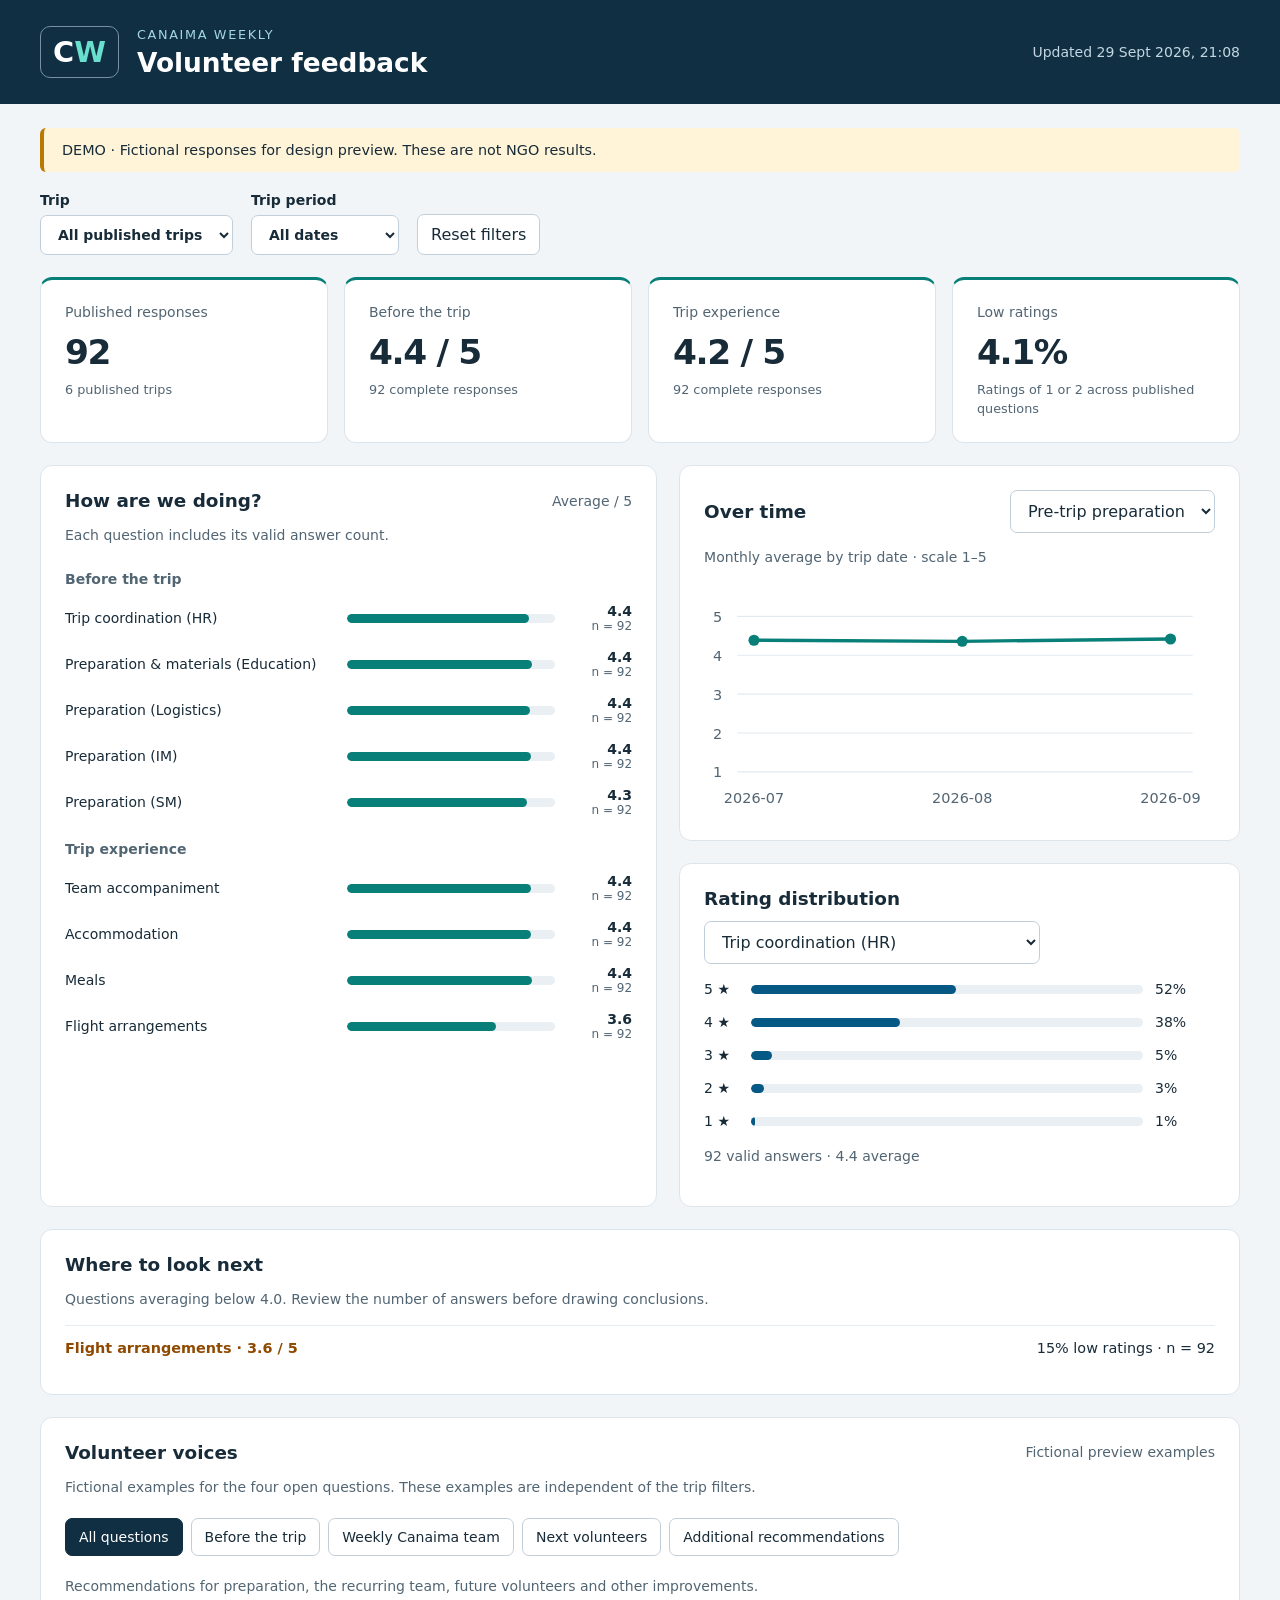
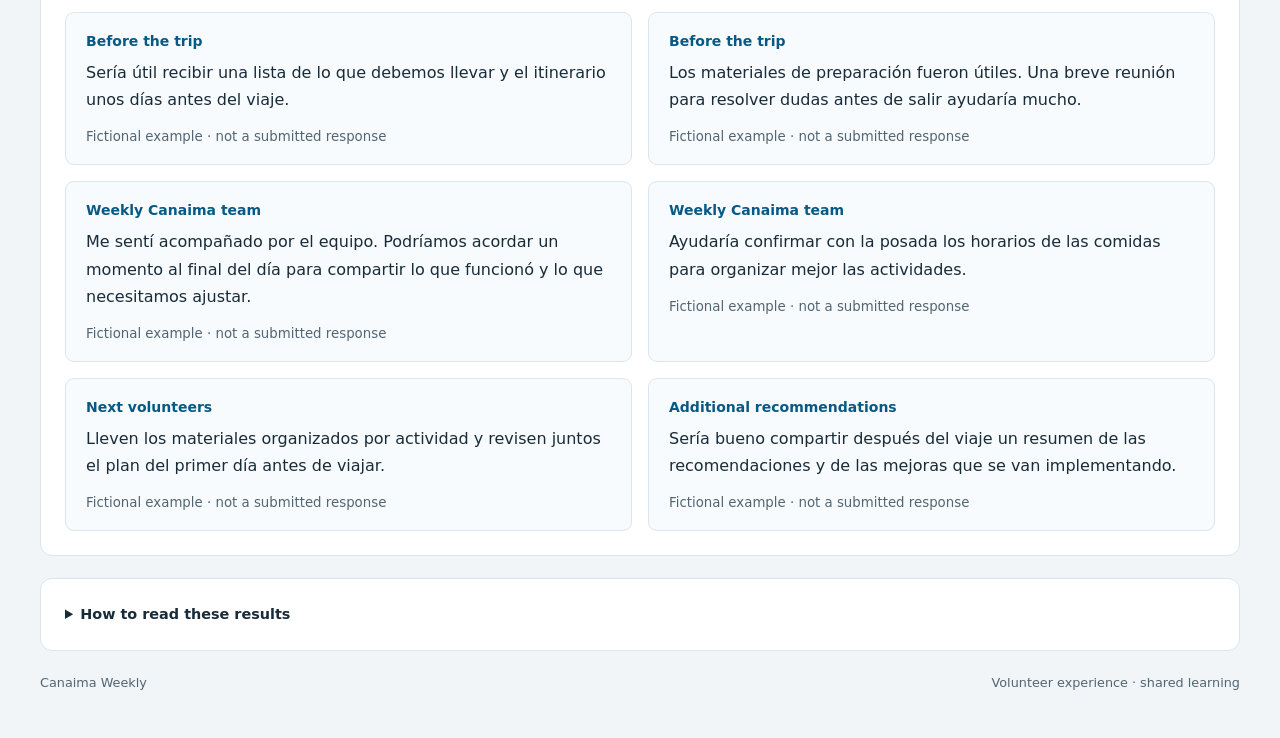
<file: preview/index.html>
<!doctype html>
<html lang="en"><head><meta charset="utf-8"><meta name="viewport" content="width=device-width,initial-scale=1"><meta name="color-scheme" content="light"><title>Canaima Weekly · Volunteer feedback</title><link rel="stylesheet" href="style.css"><script src="dashboard.js" defer></script></head>
<body><header><div class="brand">C<span>W</span></div><div><p class="eyebrow">CANAIMA WEEKLY</p><h1>Volunteer feedback</h1></div><p id="updated">Loading…</p></header>
<main><div id="notice" role="status"></div><section class="filters" aria-label="Filters"><label>Trip<select id="trip"><option value="">All published trips</option></select></label><label>Trip period<select id="period"><option value="all">All dates</option><option value="90">Last 90 days</option><option value="30">Last 30 days</option></select></label><button id="reset">Reset filters</button></section>
<section class="kpis" aria-label="Summary" aria-live="polite"><article><p>Published responses</p><strong id="responses">—</strong><small id="trips-count"></small></article><article><p>Before the trip</p><strong id="support">—</strong><small id="support-n"></small></article><article><p>Trip experience</p><strong id="experience">—</strong><small id="trip-n"></small></article><article><p>Low ratings</p><strong id="low">—</strong><small>Ratings of 1 or 2 across published questions</small></article></section>
<div class="columns"><section class="panel"><div class="section-head"><h2>How are we doing?</h2><span>Average / 5</span></div><p class="muted">Each question includes its valid answer count.</p><h3>Before the trip</h3><div id="support-bars"></div><h3>Trip experience</h3><div id="trip-bars"></div></section>
<div class="stack"><section class="panel"><div class="section-head"><h2>Over time</h2><label class="sr-only" for="trend-metric">Trend measure</label><select id="trend-metric"><option value="support">Pre-trip preparation</option><option value="trip">Trip experience</option></select></div><p class="muted">Monthly average by trip date · scale 1–5</p><div id="trend"></div></section><section class="panel"><div class="section-head"><h2>Rating distribution</h2><label class="sr-only" for="question">Question</label><select id="question"></select></div><div id="distribution"></div><p id="distribution-n" class="muted"></p></section></div></div>
<section class="panel attention"><h2>Where to look next</h2><p class="muted">Questions averaging below 4.0. Review the number of answers before drawing conclusions.</p><div id="attention"></div></section>
<section class="panel voices" id="voices-section" hidden><div class="section-head"><h2>Volunteer voices</h2><span id="comments-status">Volunteer recommendations</span></div><p class="muted" id="comments-description"></p><div class="comment-filters" role="group" aria-label="Comment category"><button type="button" data-category="all" aria-pressed="true">All questions</button><button type="button" data-category="pre_feedback" aria-pressed="false">Before the trip</button><button type="button" data-category="feedback" aria-pressed="false">Weekly Canaima team</button><button type="button" data-category="apoyo" aria-pressed="false">Next volunteers</button><button type="button" data-category="header_3" aria-pressed="false">Additional recommendations</button></div><p class="muted" id="comment-question"></p><div id="comments" class="comment-grid" aria-live="polite"></div></section>
<details class="panel"><summary>How to read these results</summary><p>Ratings range from 1 to 5. Question averages use valid answers only. Support and trip scores are calculated for respondents who answered every question in that category, then averaged with equal weight per respondent. Low ratings count individual answers, not volunteers.</p><p>Only trips with at least two responses are published. A question or category also needs two valid answers. Filters and trends use only published values, so some answers may be excluded. Dates refer to the trip, not submission time. The latest 30/90 days are measured from the update date.</p><p>Pre-trip questions cover travel coordination and preparation by Education, Logistics, IM and SM. Trip questions cover accompaniment, accommodation, meals and flight arrangements. Names and submission identifiers are excluded. Open answers are published as submitted and may contain identifying details. This website is publicly accessible and small-group suppression does not guarantee anonymity.</p></details>
<footer>Canaima Weekly <span>Volunteer experience · shared learning</span></footer></main></body></html>
</file>
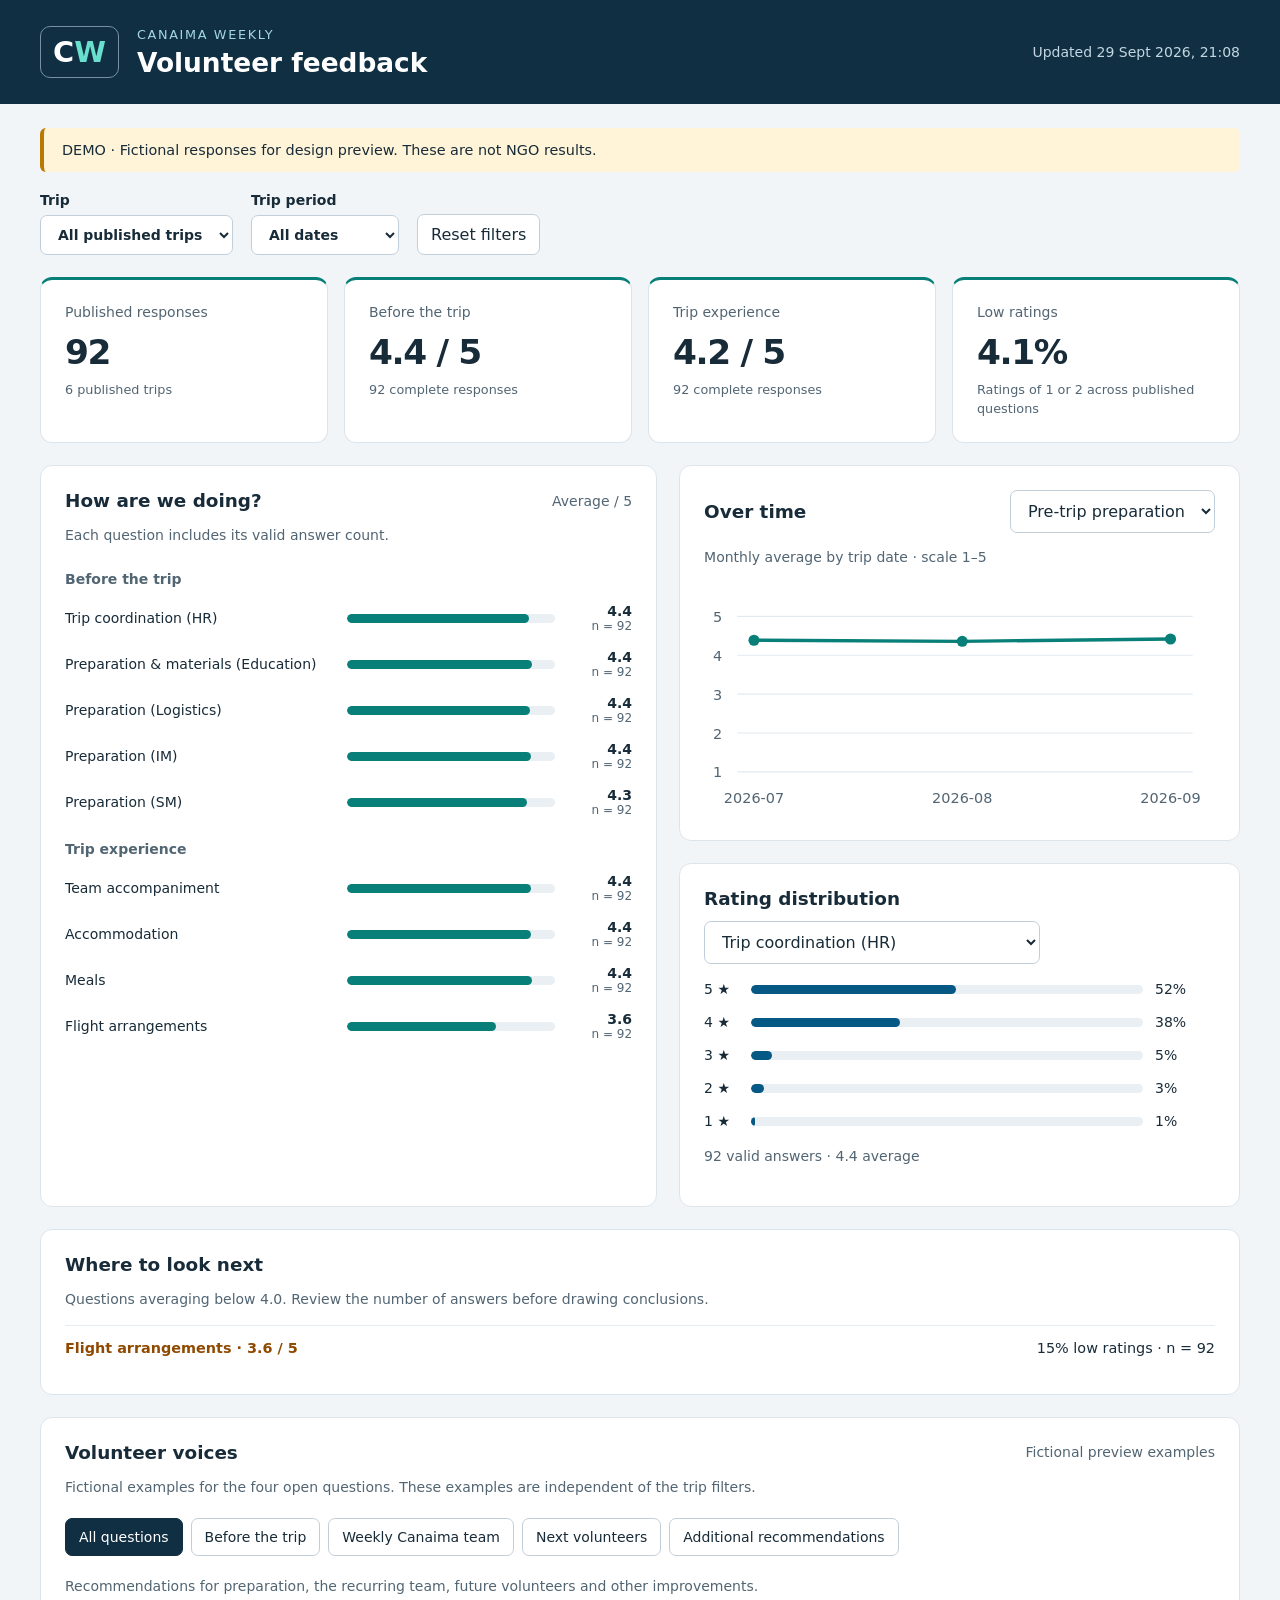
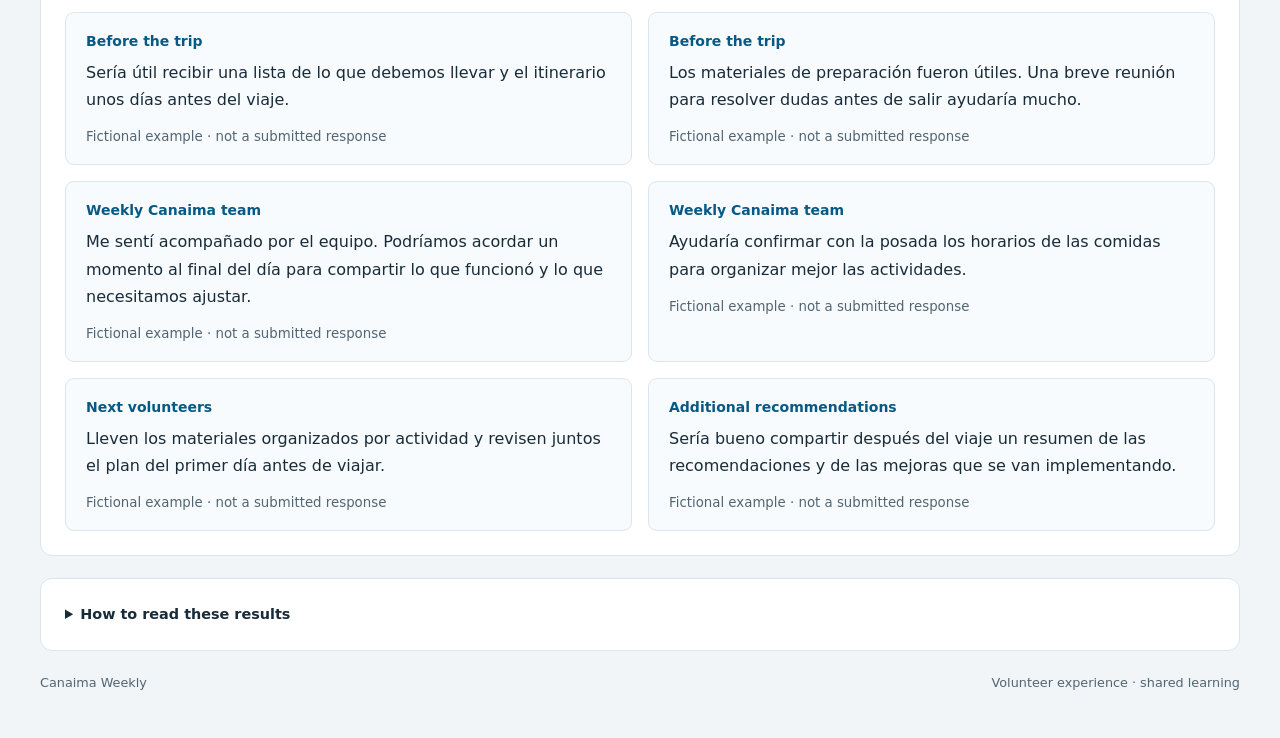
<file: preview/standalone-demo.html>
<!doctype html>
<html lang="en"><head><meta charset="utf-8"><meta name="viewport" content="width=device-width,initial-scale=1"><meta name="color-scheme" content="light"><title>Canaima Weekly · Volunteer feedback</title><style>:root{font-family:system-ui,-apple-system,Segoe UI,sans-serif;color:#182b38;background:#f1f5f8;font-size:16px;--blue:#075985;--teal:#087f78}*{box-sizing:border-box}body{margin:0}header{background:#102f43;color:white;display:flex;align-items:center;gap:18px;padding:26px max(24px,calc((100vw - 1200px)/2))}header #updated{margin-left:auto;font-size:.875rem;color:#c3d6e1;text-align:right}.brand{font-size:1.8rem;font-weight:800;border:1px solid #7691a0;padding:8px 12px;border-radius:10px}.brand span{color:#69dfce}.eyebrow{font-size:.8rem;letter-spacing:.13em;margin:0 0 5px;color:#a3d7e5}h1{font-size:1.65rem;margin:0;font-weight:650}main{max-width:1248px;padding:24px;margin:auto}#notice:not(:empty){padding:14px 18px;background:#fff4d8;border-left:4px solid #b87900;border-radius:6px;margin-bottom:20px;font-size:.9rem}.filters{display:flex;gap:18px;align-items:end;margin-bottom:22px;flex-wrap:wrap}label{display:grid;gap:7px;font-size:.875rem;font-weight:600}select,button{font:inherit;color:inherit;background:white;border:1px solid #c1cfda;border-radius:7px;padding:10px 13px;max-width:100%}button{cursor:pointer}button:hover{background:#e2eef4}select:focus-visible,button:focus-visible,summary:focus-visible{outline:3px solid #2b97cc;outline-offset:3px}.kpis{display:grid;grid-template-columns:repeat(4,1fr);gap:16px;margin-bottom:22px}.kpis article,.panel{background:white;border:1px solid #dce5eb;border-radius:12px;padding:24px}.kpis article{border-top:3px solid var(--teal)}.kpis p{font-size:.875rem;margin:0 0 12px;color:#526573}.kpis strong{font-size:2.15rem;font-weight:650;display:block;letter-spacing:-.04em}.kpis small{font-size:.8rem;display:block;color:#526573;line-height:1.5;margin-top:8px}.columns{display:grid;grid-template-columns:1.1fr 1fr;gap:22px;margin-bottom:22px}.stack{display:grid;gap:22px}.section-head{display:flex;gap:12px;justify-content:space-between;align-items:center;flex-wrap:wrap}.section-head span{font-size:.875rem;color:#526573}h2{font-size:1.15rem;margin:0}h3{font-size:.875rem;color:#526573;margin:24px 0 14px}.muted{font-size:.875rem;color:#526573;line-height:1.55}.rating-row{display:grid;grid-template-columns:130px 1fr 75px;gap:12px;align-items:center;margin:16px 0;font-size:.875rem}.track{height:9px;border-radius:9px;background:#e9eff3;overflow:hidden}.fill{height:100%;background:var(--teal);border-radius:9px}.rating-value{text-align:right;font-weight:650}.rating-value small{font-weight:400;font-size:.75rem;color:#526573;display:block}.dist-row{display:grid;grid-template-columns:35px 1fr 60px;gap:12px;align-items:center;font-size:.875rem;margin:17px 0}.dist-row .fill{background:var(--blue)}#trend svg{width:100%;height:auto;display:block}#trend text{fill:#526573;font-size:13px}.attention{margin-bottom:22px}.attention-item{padding:14px 0;border-top:1px solid #e5edf2;display:flex;justify-content:space-between;gap:16px;font-size:.9rem}.attention-item strong{color:#8f4900}details{font-size:.9rem;line-height:1.6}summary{cursor:pointer;font-weight:600}footer{display:flex;justify-content:space-between;color:#526573;font-size:.8rem;padding:24px 0}.sr-only{position:absolute;width:1px;height:1px;padding:0;overflow:hidden;clip:rect(0,0,0,0)}@media(max-width:850px){.kpis{grid-template-columns:repeat(2,1fr)}.columns{grid-template-columns:1fr}header{padding:22px}header #updated{max-width:150px}}@media(max-width:480px){header{flex-wrap:wrap}header #updated{margin:0;max-width:none;text-align:left}main{padding:16px}.kpis{gap:10px}.kpis article,.panel{padding:18px}.kpis strong{font-size:1.8rem}.rating-row{grid-template-columns:105px 1fr 62px;gap:8px}footer{display:block}footer span{display:block;margin-top:8px}}

.voices{margin-bottom:22px}.comment-filters{display:flex;gap:8px;flex-wrap:wrap;margin:20px 0}.comment-filters button{font-size:.875rem}.comment-filters button[aria-pressed="true"]{background:#102f43;color:white;border-color:#102f43}.comment-grid{display:grid;grid-template-columns:repeat(2,minmax(0,1fr));gap:16px}.comment-card{border:1px solid #dce5eb;border-radius:9px;padding:20px;background:#f8fbfd}.comment-card h3{margin:0 0 10px;color:#075985}.comment-card blockquote{margin:0;line-height:1.7;font-size:1rem;overflow-wrap:anywhere}.comment-card small{display:block;margin-top:16px;color:#526573}.rating-row{grid-template-columns:minmax(130px,1.3fr) minmax(70px,1fr) 65px}@media(max-width:600px){.comment-grid{grid-template-columns:1fr}.rating-row{grid-template-columns:minmax(105px,1.2fr) minmax(40px,1fr) 60px}}
</style></head>
<body><header><div class="brand">C<span>W</span></div><div><p class="eyebrow">CANAIMA WEEKLY</p><h1>Volunteer feedback</h1></div><p id="updated">Loading…</p></header>
<main><div id="notice" role="status"></div><section class="filters" aria-label="Filters"><label>Trip<select id="trip"><option value="">All published trips</option></select></label><label>Trip period<select id="period"><option value="all">All dates</option><option value="90">Last 90 days</option><option value="30">Last 30 days</option></select></label><button id="reset">Reset filters</button></section>
<section class="kpis" aria-label="Summary" aria-live="polite"><article><p>Published responses</p><strong id="responses">—</strong><small id="trips-count"></small></article><article><p>Before the trip</p><strong id="support">—</strong><small id="support-n"></small></article><article><p>Trip experience</p><strong id="experience">—</strong><small id="trip-n"></small></article><article><p>Low ratings</p><strong id="low">—</strong><small>Ratings of 1 or 2 across published questions</small></article></section>
<div class="columns"><section class="panel"><div class="section-head"><h2>How are we doing?</h2><span>Average / 5</span></div><p class="muted">Each question includes its valid answer count.</p><h3>Before the trip</h3><div id="support-bars"></div><h3>Trip experience</h3><div id="trip-bars"></div></section>
<div class="stack"><section class="panel"><div class="section-head"><h2>Over time</h2><label class="sr-only" for="trend-metric">Trend measure</label><select id="trend-metric"><option value="support">Pre-trip preparation</option><option value="trip">Trip experience</option></select></div><p class="muted">Monthly average by trip date · scale 1–5</p><div id="trend"></div></section><section class="panel"><div class="section-head"><h2>Rating distribution</h2><label class="sr-only" for="question">Question</label><select id="question"></select></div><div id="distribution"></div><p id="distribution-n" class="muted"></p></section></div></div>
<section class="panel attention"><h2>Where to look next</h2><p class="muted">Questions averaging below 4.0. Review the number of answers before drawing conclusions.</p><div id="attention"></div></section>
<section class="panel voices" id="voices-section" hidden><div class="section-head"><h2>Volunteer voices</h2><span id="comments-status">Volunteer recommendations</span></div><p class="muted" id="comments-description"></p><div class="comment-filters" role="group" aria-label="Comment category"><button type="button" data-category="all" aria-pressed="true">All questions</button><button type="button" data-category="pre_feedback" aria-pressed="false">Before the trip</button><button type="button" data-category="feedback" aria-pressed="false">Weekly Canaima team</button><button type="button" data-category="apoyo" aria-pressed="false">Next volunteers</button><button type="button" data-category="header_3" aria-pressed="false">Additional recommendations</button></div><p class="muted" id="comment-question"></p><div id="comments" class="comment-grid" aria-live="polite"></div></section>
<details class="panel"><summary>How to read these results</summary><p>Ratings range from 1 to 5. Question averages use valid answers only. Support and trip scores are calculated for respondents who answered every question in that category, then averaged with equal weight per respondent. Low ratings count individual answers, not volunteers.</p><p>Only trips with at least two responses are published. A question or category also needs two valid answers. Filters and trends use only published values, so some answers may be excluded. Dates refer to the trip, not submission time. The latest 30/90 days are measured from the update date.</p><p>Pre-trip questions cover travel coordination and preparation by Education, Logistics, IM and SM. Trip questions cover accompaniment, accommodation, meals and flight arrangements. Names and submission identifiers are excluded. Open answers are published as submitted and may contain identifying details. This website is publicly accessible and small-group suppression does not guarantee anonymity.</p></details>
<footer>Canaima Weekly <span>Volunteer experience · shared learning</span></footer></main><script>'use strict';
const $ = id => document.getElementById(id);
let data;
const fmt = n => n === null || !Number.isFinite(n) ? '—' : n.toFixed(1);
const dateLabel = s => new Date(s + 'T12:00:00Z').toLocaleDateString('en-GB', {day:'numeric',month:'short',year:'numeric',timeZone:'UTC'});
function element(tag, text, className) {const e=document.createElement(tag); if(text!==undefined)e.textContent=text;if(className)e.className=className;return e;}
function metric(buckets,key){const counts=[0,0,0,0,0];for(const b of buckets){const c=b.metrics[key].counts;if(c)c.forEach((v,i)=>counts[i]+=v);}const n=counts.reduce((a,b)=>a+b,0);return {counts,n,avg:n?counts.reduce((s,v,i)=>s+v*(i+1),0)/n:null};}
function composite(buckets,key){let sum=0,n=0;for(const b of buckets){const c=b.composites[key];if(c.n){sum+=c.sum;n+=c.n;}}return {avg:n?sum/n:null,n};}
function selected(){const days=$('period').value;const cutoff=new Date(data.updated_at);if(days!=='all')cutoff.setUTCDate(cutoff.getUTCDate()-Number(days));const start=cutoff.toISOString().slice(0,10),end=data.updated_at.slice(0,10);return data.buckets.filter(b=>(!$('trip').value||b.date===$('trip').value)&&(days==='all'||(b.date>=start&&b.date<=end)));}
function bar(container,label,m){const row=element('div',undefined,'rating-row');row.append(element('span',label));const track=element('div',undefined,'track'),fill=element('div',undefined,'fill');fill.style.width=(m.avg===null?0:m.avg/5*100)+'%';track.append(fill);row.append(track);const value=element('span',fmt(m.avg),'rating-value');value.append(element('small','n = '+m.n));row.append(value);container.append(row);}
function render(){const bs=selected();$('responses').textContent=bs.reduce((s,b)=>s+b.responses,0);$('trips-count').textContent=bs.length+' published trips';for(const [key,id,nid] of [['support','support','support-n'],['trip','experience','trip-n']]){const c=composite(bs,key);$(id).textContent=fmt(c.avg)+(c.avg===null?'':' / 5');$(nid).textContent=c.n+' complete responses';}
let total=0,low=0;for(const k of Object.keys(data.fields)){const m=metric(bs,k);total+=m.n;low+=m.counts[0]+m.counts[1];}$('low').textContent=total?(100*low/total).toFixed(1)+'%':'—';
for(const [keys,id] of [[data.support_fields,'support-bars'],[data.trip_fields,'trip-bars']]){$(id).replaceChildren();keys.forEach(k=>bar($(id),data.fields[k],metric(bs,k)));}
const m=metric(bs,$('question').value);$('distribution').replaceChildren();for(let i=4;i>=0;i--){const row=element('div',undefined,'dist-row');row.append(element('span',(i+1)+' ★'));const track=element('div',undefined,'track'),fill=element('div',undefined,'fill');fill.style.width=(m.n?100*m.counts[i]/m.n:0)+'%';track.append(fill);row.append(track,element('span',m.n?Math.round(100*m.counts[i]/m.n)+'%':'—'));$('distribution').append(row);}$('distribution-n').textContent=m.n+' valid answers · '+fmt(m.avg)+' average';
$('attention').replaceChildren();let alerts=0;Object.keys(data.fields).map(k=>({k,...metric(bs,k)})).filter(m=>m.avg!==null&&m.avg<4).sort((a,b)=>a.avg-b.avg).forEach(m=>{alerts++;const row=element('div',undefined,'attention-item');row.append(element('strong',data.fields[m.k]+' · '+fmt(m.avg)+' / 5'),element('span',Math.round(100*(m.counts[0]+m.counts[1])/m.n)+'% low ratings · n = '+m.n));$('attention').append(row);});if(!alerts)$('attention').append(element('p',bs.length?'No published question averages below 4.0.':'No published results for these filters.','muted'));renderTrend(bs);renderComments();}
function renderTrend(bs){const key=$('trend-metric').value,months=[...new Set(bs.map(b=>b.date.slice(0,7)))].sort(),points=months.map(month=>({month,...composite(bs.filter(b=>b.date.startsWith(month)),key)})).filter(p=>p.avg!==null);$('trend').replaceChildren();if(!points.length){$('trend').append(element('p','No trend data for these filters.','muted'));return;}const ns='http://www.w3.org/2000/svg';const svg=document.createElementNS(ns,'svg');svg.setAttribute('viewBox','0 0 460 210');svg.setAttribute('role','img');const title=document.createElementNS(ns,'title');title.textContent=points.map(p=>p.month+': '+fmt(p.avg)+' / 5, n = '+p.n).join('; ');svg.append(title);function shape(tag,attrs,text){const e=document.createElementNS(ns,tag);for(const [k,v]of Object.entries(attrs))e.setAttribute(k,v);if(text)e.textContent=text;svg.append(e);return e;}for(let n=1;n<=5;n++){const y=170-(n-1)*35;shape('line',{x1:30,y1:y,x2:440,y2:y,stroke:'#e2eaf0'});shape('text',{x:8,y:y+5},String(n));}const x=i=>points.length===1?235:45+i*375/(points.length-1),y=p=>170-(p.avg-1)*35;shape('polyline',{points:points.map((p,i)=>x(i)+','+y(p)).join(' '),fill:'none',stroke:'#087f78','stroke-width':3});points.forEach((p,i)=>{shape('circle',{cx:x(i),cy:y(p),r:5,fill:'#087f78'});if(points.length<=6||i===0||i===points.length-1)shape('text',{x:x(i),y:198,'text-anchor':'middle'},p.month);});$('trend').append(svg);if(points.length===1)$('trend').append(element('p','One month available; more months are needed to assess a trend.','muted'));}
async function init(){try{const response={ok:true,json:async()=>({"schema_version": 1, "updated_at": "2026-09-29T21:08:02.790739+00:00", "demo": true, "minimum_group_size": 2, "withheld_responses": 0, "invalid_date_responses": 0, "fields": {"hr": "Trip coordination (HR)", "education": "Preparation & materials (Education)", "logistics": "Preparation (Logistics)", "im": "Preparation (IM)", "sm": "Preparation (SM)", "acompa": "Team accompaniment", "estadia": "Accommodation", "comidas": "Meals", "vuelos": "Flight arrangements"}, "support_fields": ["hr", "education", "logistics", "im", "sm"], "trip_fields": ["acompa", "estadia", "comidas", "vuelos"], "buckets": [{"date": "2026-07-09", "responses": 13, "metrics": {"hr": {"counts": [1, 2, 1, 2, 7]}, "education": {"counts": [0, 0, 0, 3, 10]}, "logistics": {"counts": [0, 1, 0, 6, 6]}, "im": {"counts": [0, 0, 2, 5, 6]}, "sm": {"counts": [0, 0, 1, 8, 4]}, "acompa": {"counts": [0, 0, 0, 4, 9]}, "estadia": {"counts": [0, 0, 2, 8, 3]}, "comidas": {"counts": [0, 0, 3, 3, 7]}, "vuelos": {"counts": [1, 2, 2, 4, 4]}}, "composites": {"support": {"sum": 56.0, "n": 13}, "trip": {"sum": 54.25, "n": 13}}, "comments": []}, {"date": "2026-07-23", "responses": 15, "metrics": {"hr": {"counts": [0, 0, 0, 4, 11]}, "education": {"counts": [0, 0, 2, 7, 6]}, "logistics": {"counts": [0, 0, 0, 7, 8]}, "im": {"counts": [0, 0, 3, 6, 6]}, "sm": {"counts": [0, 0, 0, 7, 8]}, "acompa": {"counts": [1, 0, 1, 6, 7]}, "estadia": {"counts": [0, 0, 3, 4, 8]}, "comidas": {"counts": [0, 1, 2, 4, 8]}, "vuelos": {"counts": [0, 3, 3, 6, 3]}}, "composites": {"support": {"sum": 66.8, "n": 15}, "trip": {"sum": 61.5, "n": 15}}, "comments": []}, {"date": "2026-08-06", "responses": 13, "metrics": {"hr": {"counts": [0, 0, 1, 4, 8]}, "education": {"counts": [0, 0, 0, 5, 8]}, "logistics": {"counts": [0, 0, 1, 5, 7]}, "im": {"counts": [0, 0, 2, 3, 8]}, "sm": {"counts": [2, 0, 1, 5, 5]}, "acompa": {"counts": [1, 2, 1, 2, 7]}, "estadia": {"counts": [0, 0, 1, 6, 6]}, "comidas": {"counts": [1, 0, 0, 5, 7]}, "vuelos": {"counts": [0, 1, 1, 3, 8]}}, "composites": {"support": {"sum": 57.0, "n": 13}, "trip": {"sum": 55.25, "n": 13}}, "comments": []}, {"date": "2026-08-20", "responses": 15, "metrics": {"hr": {"counts": [0, 0, 1, 7, 7]}, "education": {"counts": [0, 1, 1, 6, 7]}, "logistics": {"counts": [1, 1, 1, 3, 9]}, "im": {"counts": [0, 0, 0, 7, 8]}, "sm": {"counts": [0, 1, 0, 8, 6]}, "acompa": {"counts": [0, 1, 3, 1, 10]}, "estadia": {"counts": [0, 0, 0, 6, 9]}, "comidas": {"counts": [0, 0, 1, 4, 10]}, "vuelos": {"counts": [2, 2, 7, 3, 1]}}, "composites": {"support": {"sum": 65.0, "n": 15}, "trip": {"sum": 61.75, "n": 15}}, "comments": []}, {"date": "2026-09-10", "responses": 18, "metrics": {"hr": {"counts": [0, 1, 0, 10, 7]}, "education": {"counts": [0, 0, 3, 7, 8]}, "logistics": {"counts": [0, 1, 0, 9, 8]}, "im": {"counts": [0, 0, 0, 8, 10]}, "sm": {"counts": [0, 0, 3, 7, 8]}, "acompa": {"counts": [0, 0, 1, 4, 13]}, "estadia": {"counts": [0, 0, 1, 6, 11]}, "comidas": {"counts": [0, 0, 2, 5, 11]}, "vuelos": {"counts": [1, 1, 7, 8, 1]}}, "composites": {"support": {"sum": 78.2, "n": 18}, "trip": {"sum": 77.0, "n": 18}}, "comments": []}, {"date": "2026-09-24", "responses": 18, "metrics": {"hr": {"counts": [0, 0, 2, 8, 8]}, "education": {"counts": [0, 0, 3, 2, 13]}, "logistics": {"counts": [1, 0, 1, 3, 13]}, "im": {"counts": [0, 0, 2, 7, 9]}, "sm": {"counts": [0, 0, 0, 6, 12]}, "acompa": {"counts": [0, 0, 0, 7, 11]}, "estadia": {"counts": [0, 0, 1, 7, 10]}, "comidas": {"counts": [0, 0, 1, 5, 12]}, "vuelos": {"counts": [0, 1, 5, 10, 2]}}, "composites": {"support": {"sum": 80.8, "n": 18}, "trip": {"sum": 78.5, "n": 18}}, "comments": []}]})};if(!response.ok)throw Error();data=await response.json();if(data.schema_version!==1||!Array.isArray(data.buckets))throw Error();$('updated').textContent='Updated '+new Date(data.updated_at).toLocaleString('en-GB',{dateStyle:'medium',timeStyle:'short'});const notices=[];if(data.demo)notices.push('DEMO · Fictional responses for design preview. These are not NGO results.');if(data.withheld_responses)notices.push(data.withheld_responses+' responses withheld because their trips have fewer than '+data.minimum_group_size+' responses.');if(data.invalid_date_responses)notices.push(data.invalid_date_responses+' responses excluded because the trip date is missing or invalid.');if(!data.buckets.length)notices.push('No trips currently meet the publication threshold.');$('notice').textContent=notices.join(' ');for(const b of data.buckets){const o=element('option',dateLabel(b.date));o.value=b.date;$('trip').append(o);}for(const [k,label]of Object.entries(data.fields)){const o=element('option',label);o.value=k;$('question').append(o);}for(const id of ['trip','period','question','trend-metric'])$(id).addEventListener('change',render);$('reset').addEventListener('click',()=>{$('trip').value='';$('period').value='all';render();});render();}catch{$('notice').textContent='The dashboard data could not be loaded. Please try again later.';$('updated').textContent='Update unavailable';for(const id of ['trip','period','question','trend-metric','reset'])$(id).disabled=true;}}
init();

const commentQuestions = {
 pre_feedback: {label:'Before the trip',question:'¿Tienes alguna recomendación para el equipo encargado de la preparación de los voluntarios a viajar?'},
 feedback: {label:'Weekly Canaima team',question:'¿Tienes alguna recomendación para el equipo recurrente en Weekly Canaima?'},
 apoyo: {label:'Next volunteers',question:'¿Tienes alguna recomendación para el siguiente grupo de voluntarios a viajar?'},
 header_3: {label:'Additional recommendations',question:'¿Tienes alguna recomendación adicional?'}
};
const fictionalComments = [
 {category:'pre_feedback',text:'Sería útil recibir una lista de lo que debemos llevar y el itinerario unos días antes del viaje.'},
 {category:'pre_feedback',text:'Los materiales de preparación fueron útiles. Una breve reunión para resolver dudas antes de salir ayudaría mucho.'},
 {category:'feedback',text:'Me sentí acompañado por el equipo. Podríamos acordar un momento al final del día para compartir lo que funcionó y lo que necesitamos ajustar.'},
 {category:'feedback',text:'Ayudaría confirmar con la posada los horarios de las comidas para organizar mejor las actividades.'},
 {category:'apoyo',text:'Lleven los materiales organizados por actividad y revisen juntos el plan del primer día antes de viajar.'},
 {category:'header_3',text:'Sería bueno compartir después del viaje un resumen de las recomendaciones y de las mejoras que se van implementando.'}
];
let activeCommentCategory='all';
function renderComments(category=activeCommentCategory) {
 activeCommentCategory=category;
 $('voices-section').hidden=false;
 $('comment-question').textContent=category==='all'?'Recommendations for preparation, the recurring team, future volunteers and other improvements.':commentQuestions[category].question;
 $('comments').replaceChildren();
 const comments=data.demo?fictionalComments:selected().flatMap(b=>(b.comments||[]).map(c=>({...c,date:b.date})));
 $('comments-status').textContent=data.demo?'Fictional preview examples':'Volunteer recommendations';
 $('comments-description').textContent=data.demo?'Fictional examples for the four open questions. These examples are independent of the trip filters.':'Open answers for the selected trips and period. Names are not displayed; comments are shown as submitted.';
 for(const c of comments.filter(c=>category==='all'||c.category===category)) {
  const card=element('article',undefined,'comment-card');
  card.append(element('h3',commentQuestions[c.category].label));
  const quote=element('blockquote',c.text);quote.lang='es';card.append(quote,element('small',data.demo?'Fictional example · not a submitted response':'Trip: '+dateLabel(c.date)));
  $('comments').append(card);
 }
 if(!$('comments').children.length)$('comments').append(element('p','No comments for these filters.','muted'));
 for(const b of document.querySelectorAll('[data-category]')){b.setAttribute('aria-pressed',String(b.dataset.category===category));b.onclick=()=>renderComments(b.dataset.category);}
}
</script></body></html>
</file>
<file: preview/style.css>
:root{font-family:system-ui,-apple-system,Segoe UI,sans-serif;color:#182b38;background:#f1f5f8;font-size:16px;--blue:#075985;--teal:#087f78}*{box-sizing:border-box}body{margin:0}header{background:#102f43;color:white;display:flex;align-items:center;gap:18px;padding:26px max(24px,calc((100vw - 1200px)/2))}header #updated{margin-left:auto;font-size:.875rem;color:#c3d6e1;text-align:right}.brand{font-size:1.8rem;font-weight:800;border:1px solid #7691a0;padding:8px 12px;border-radius:10px}.brand span{color:#69dfce}.eyebrow{font-size:.8rem;letter-spacing:.13em;margin:0 0 5px;color:#a3d7e5}h1{font-size:1.65rem;margin:0;font-weight:650}main{max-width:1248px;padding:24px;margin:auto}#notice:not(:empty){padding:14px 18px;background:#fff4d8;border-left:4px solid #b87900;border-radius:6px;margin-bottom:20px;font-size:.9rem}.filters{display:flex;gap:18px;align-items:end;margin-bottom:22px;flex-wrap:wrap}label{display:grid;gap:7px;font-size:.875rem;font-weight:600}select,button{font:inherit;color:inherit;background:white;border:1px solid #c1cfda;border-radius:7px;padding:10px 13px;max-width:100%}button{cursor:pointer}button:hover{background:#e2eef4}select:focus-visible,button:focus-visible,summary:focus-visible{outline:3px solid #2b97cc;outline-offset:3px}.kpis{display:grid;grid-template-columns:repeat(4,1fr);gap:16px;margin-bottom:22px}.kpis article,.panel{background:white;border:1px solid #dce5eb;border-radius:12px;padding:24px}.kpis article{border-top:3px solid var(--teal)}.kpis p{font-size:.875rem;margin:0 0 12px;color:#526573}.kpis strong{font-size:2.15rem;font-weight:650;display:block;letter-spacing:-.04em}.kpis small{font-size:.8rem;display:block;color:#526573;line-height:1.5;margin-top:8px}.columns{display:grid;grid-template-columns:1.1fr 1fr;gap:22px;margin-bottom:22px}.stack{display:grid;gap:22px}.section-head{display:flex;gap:12px;justify-content:space-between;align-items:center;flex-wrap:wrap}.section-head span{font-size:.875rem;color:#526573}h2{font-size:1.15rem;margin:0}h3{font-size:.875rem;color:#526573;margin:24px 0 14px}.muted{font-size:.875rem;color:#526573;line-height:1.55}.rating-row{display:grid;grid-template-columns:130px 1fr 75px;gap:12px;align-items:center;margin:16px 0;font-size:.875rem}.track{height:9px;border-radius:9px;background:#e9eff3;overflow:hidden}.fill{height:100%;background:var(--teal);border-radius:9px}.rating-value{text-align:right;font-weight:650}.rating-value small{font-weight:400;font-size:.75rem;color:#526573;display:block}.dist-row{display:grid;grid-template-columns:35px 1fr 60px;gap:12px;align-items:center;font-size:.875rem;margin:17px 0}.dist-row .fill{background:var(--blue)}#trend svg{width:100%;height:auto;display:block}#trend text{fill:#526573;font-size:13px}.attention{margin-bottom:22px}.attention-item{padding:14px 0;border-top:1px solid #e5edf2;display:flex;justify-content:space-between;gap:16px;font-size:.9rem}.attention-item strong{color:#8f4900}details{font-size:.9rem;line-height:1.6}summary{cursor:pointer;font-weight:600}footer{display:flex;justify-content:space-between;color:#526573;font-size:.8rem;padding:24px 0}.sr-only{position:absolute;width:1px;height:1px;padding:0;overflow:hidden;clip:rect(0,0,0,0)}@media(max-width:850px){.kpis{grid-template-columns:repeat(2,1fr)}.columns{grid-template-columns:1fr}header{padding:22px}header #updated{max-width:150px}}@media(max-width:480px){header{flex-wrap:wrap}header #updated{margin:0;max-width:none;text-align:left}main{padding:16px}.kpis{gap:10px}.kpis article,.panel{padding:18px}.kpis strong{font-size:1.8rem}.rating-row{grid-template-columns:105px 1fr 62px;gap:8px}footer{display:block}footer span{display:block;margin-top:8px}}

.voices{margin-bottom:22px}.comment-filters{display:flex;gap:8px;flex-wrap:wrap;margin:20px 0}.comment-filters button{font-size:.875rem}.comment-filters button[aria-pressed="true"]{background:#102f43;color:white;border-color:#102f43}.comment-grid{display:grid;grid-template-columns:repeat(2,minmax(0,1fr));gap:16px}.comment-card{border:1px solid #dce5eb;border-radius:9px;padding:20px;background:#f8fbfd}.comment-card h3{margin:0 0 10px;color:#075985}.comment-card blockquote{margin:0;line-height:1.7;font-size:1rem;overflow-wrap:anywhere}.comment-card small{display:block;margin-top:16px;color:#526573}.rating-row{grid-template-columns:minmax(130px,1.3fr) minmax(70px,1fr) 65px}@media(max-width:600px){.comment-grid{grid-template-columns:1fr}.rating-row{grid-template-columns:minmax(105px,1.2fr) minmax(40px,1fr) 60px}}
</file>
